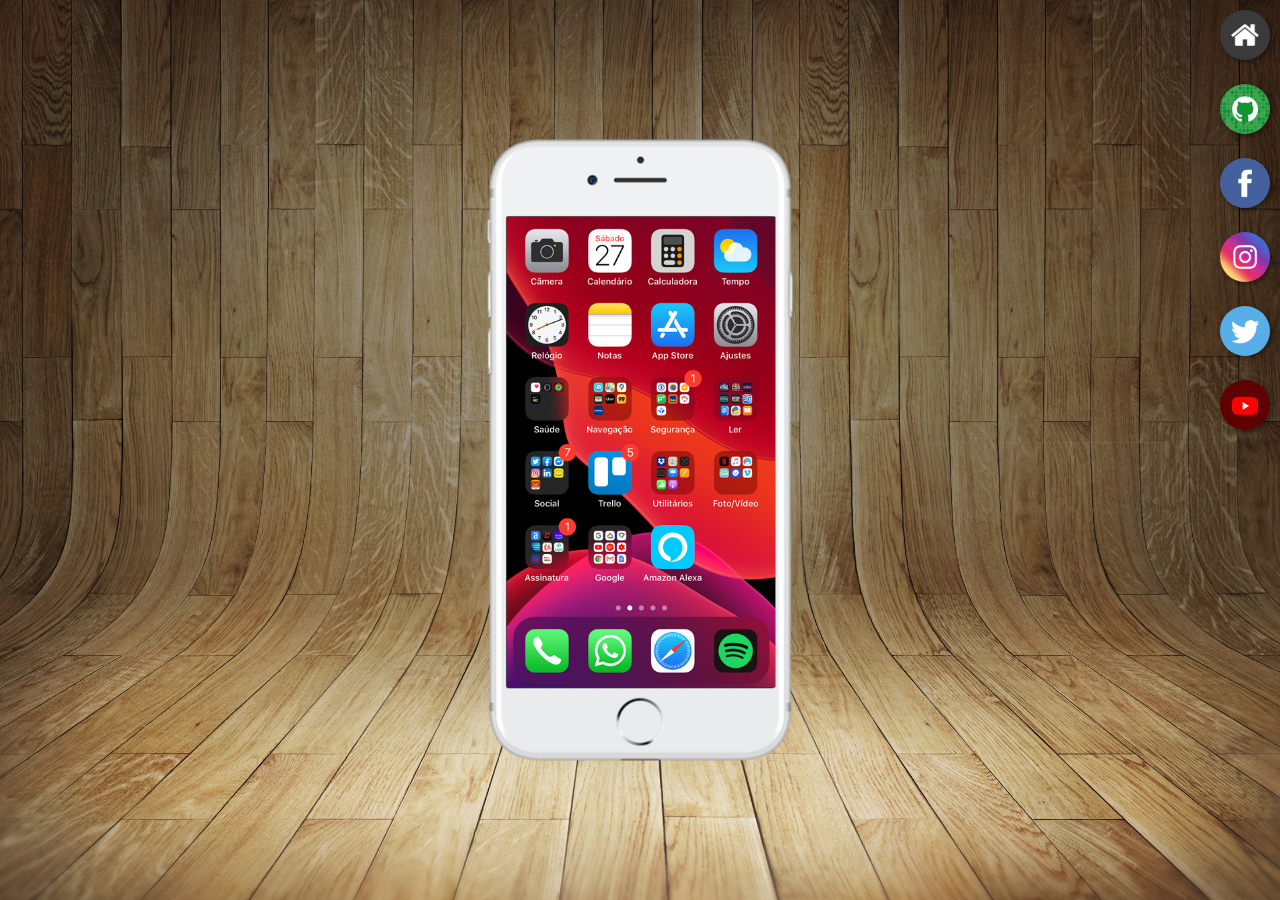
<file: index.html>
<!DOCTYPE html>
<html lang="pt-br">
<head>
    <meta charset="UTF-8">
    <meta name="viewport" content="width=device-width, initial-scale=1.0">
    <title>Projeto Redes Sociais</title>
    <link rel="shortcut icon" href="favicon.ico" type="image/x-icon">
    <link rel="stylesheet" href="estilos/style.css">
</head>
<body>
    <main>
        <section id="telefone">
            <iframe src="home.html" name="tela" id="tela" frameborder="0">
                Seu navegador não é compatível com isso.
            </iframe>
        </section>
        <section id="redes-sociais">
            <a href="home.html" target="tela"><img src="imagens/logo-home.jpg" alt="Home"></a><br>
            <a href="github.html" target="tela"><img src="imagens/logo-github.jpg" alt="GitHub"></a><br>
            <a href="#" target="tela"><img src="imagens/logo-facebook.jpg" alt="Facebook"></a><br>
            <a href="instagram.html" target="tela"><img src="imagens/logo-instagram.jpg" alt="Instagram"></a><br>
            <a href="#" target="tela"><img src="imagens/logo-twitter.jpg" alt="Twitter"></a><br>
            <a href="youtube.html" target="tela"><img src="imagens/logo-youtube.jpg" alt="YouTube"></a>
        </section>
    </main>
</body>
</html>
</file>
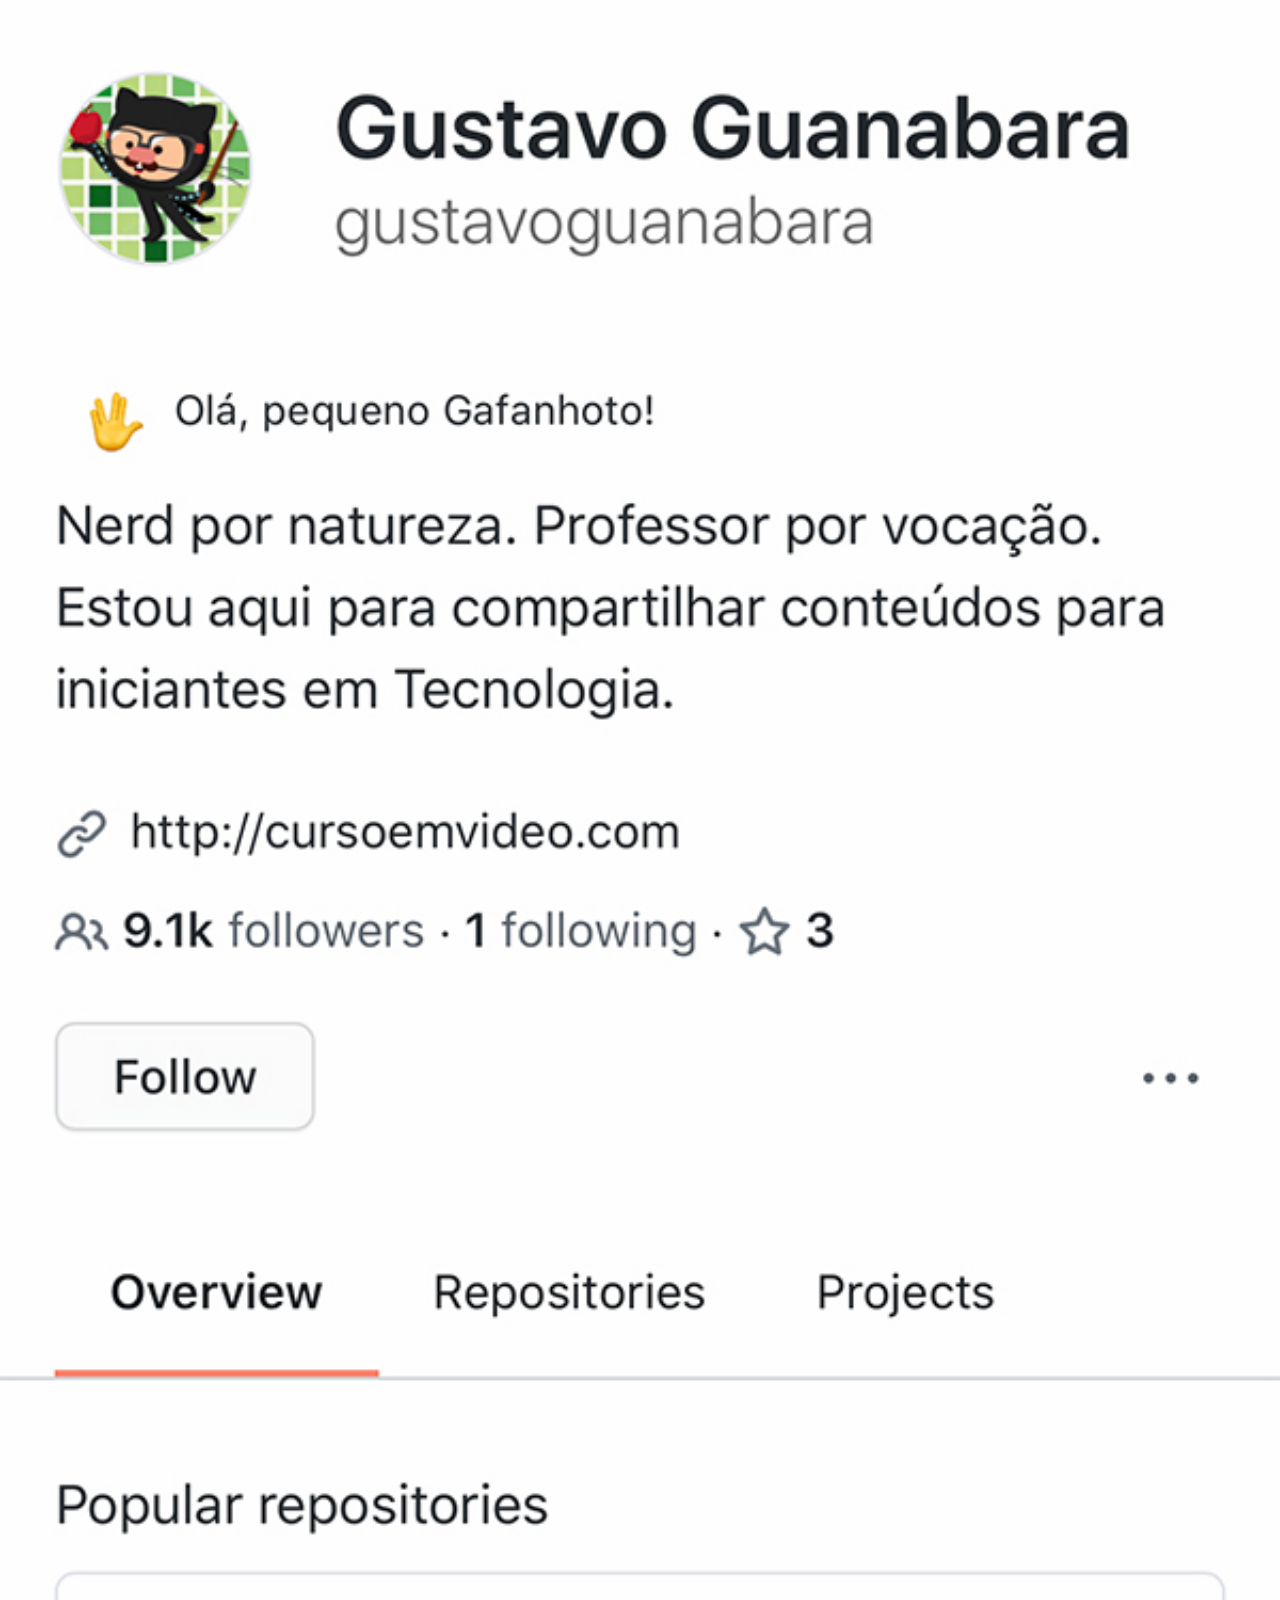
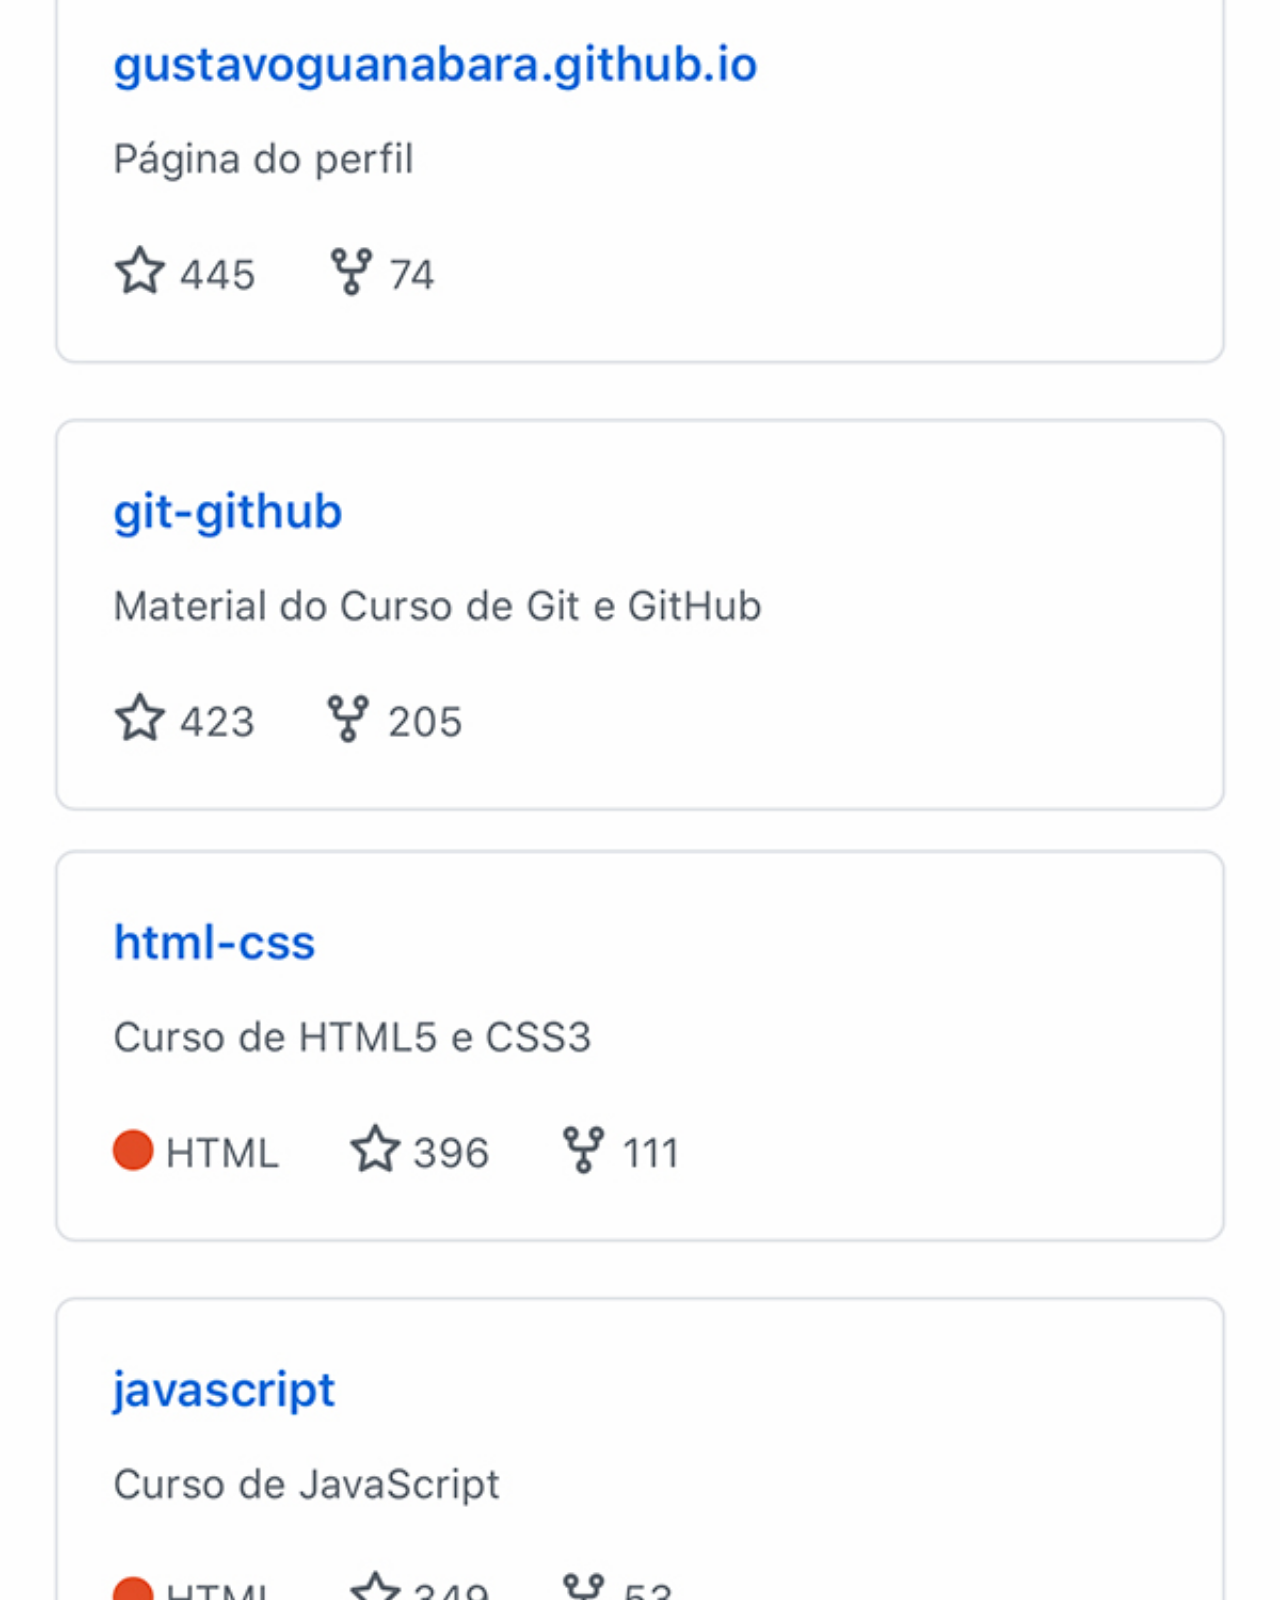
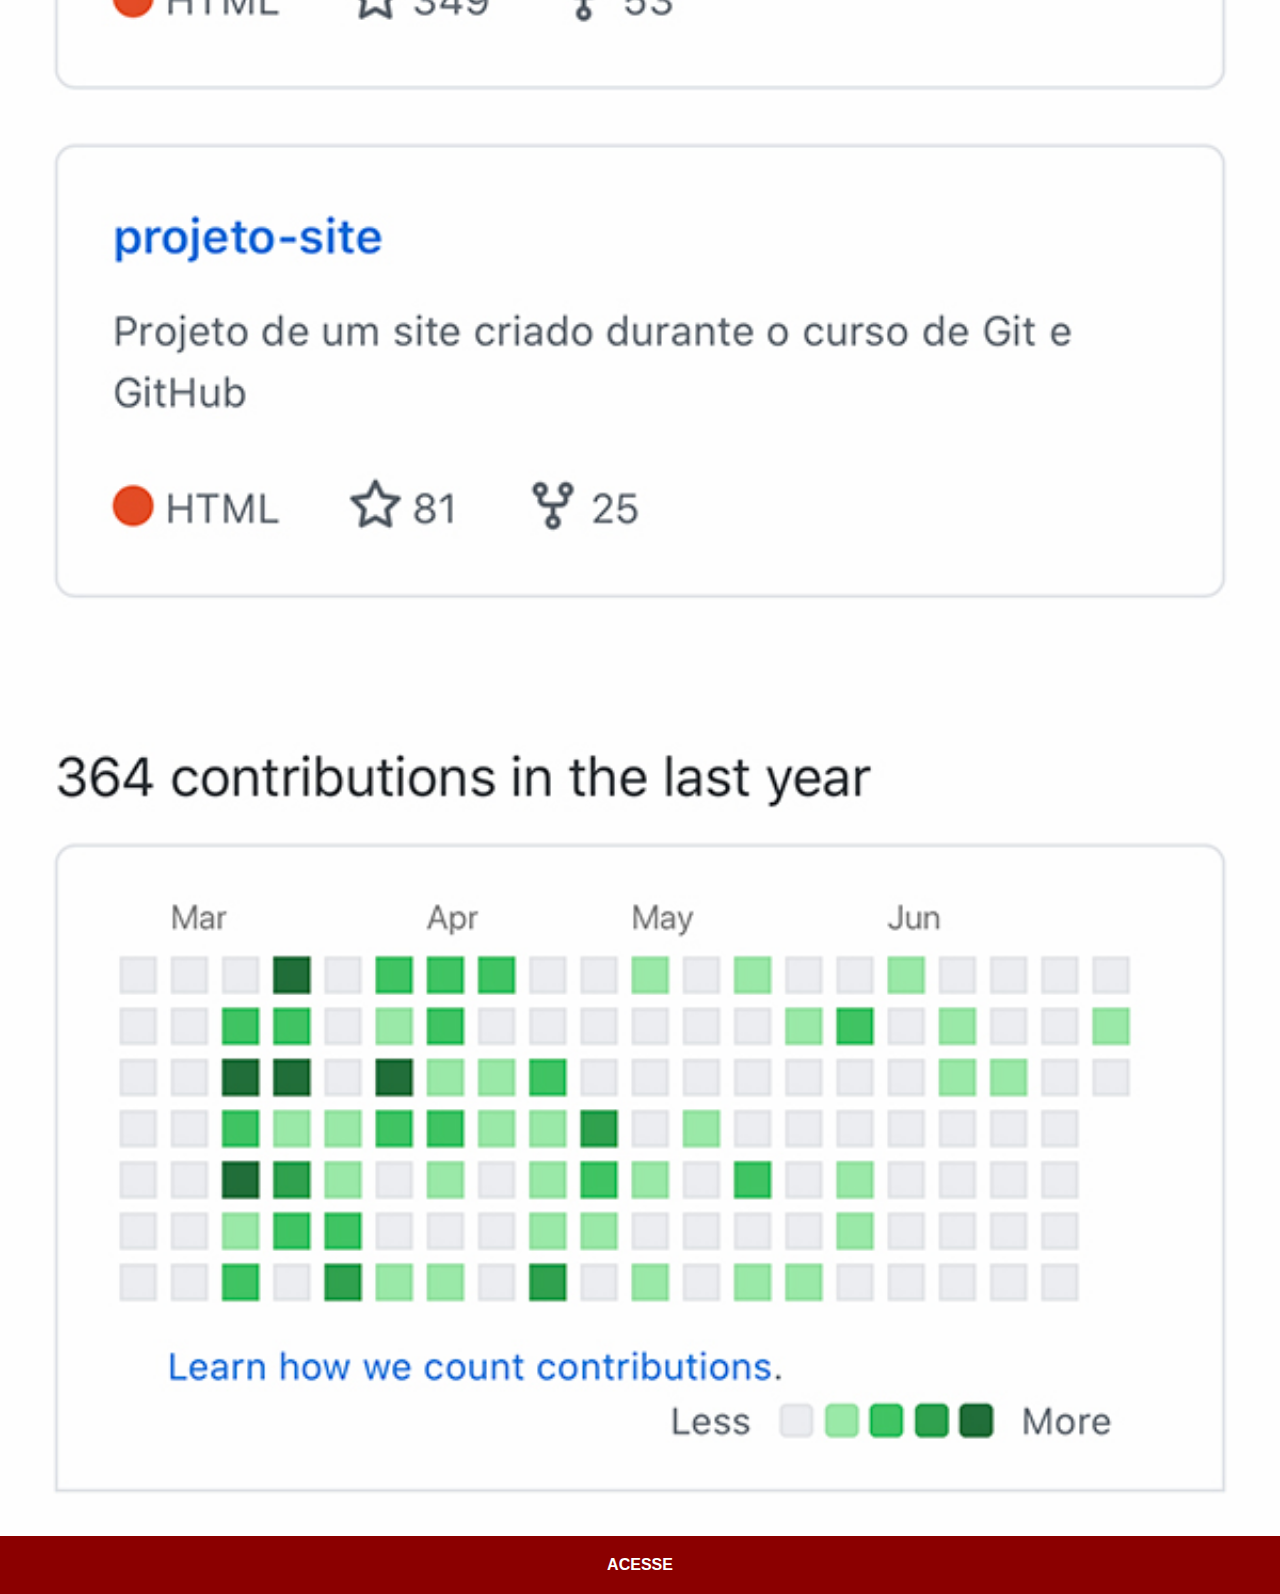
<file: github.html>
<!DOCTYPE html>
<html lang="pt-br">
<head>
    <meta charset="UTF-8">
    <meta name="viewport" content="width=device-width, initial-scale=1.0">
    <title>GitHub</title>
    <link rel="stylesheet" href="estilos/social.css">
</head>
<body>
    <img src="../imagens/tela-github.jpg" alt="GitHub">
    <a href="https://github.com/gustavoguanabara/" target="_blank">ACESSE</a>
</body>
</html>
</file>
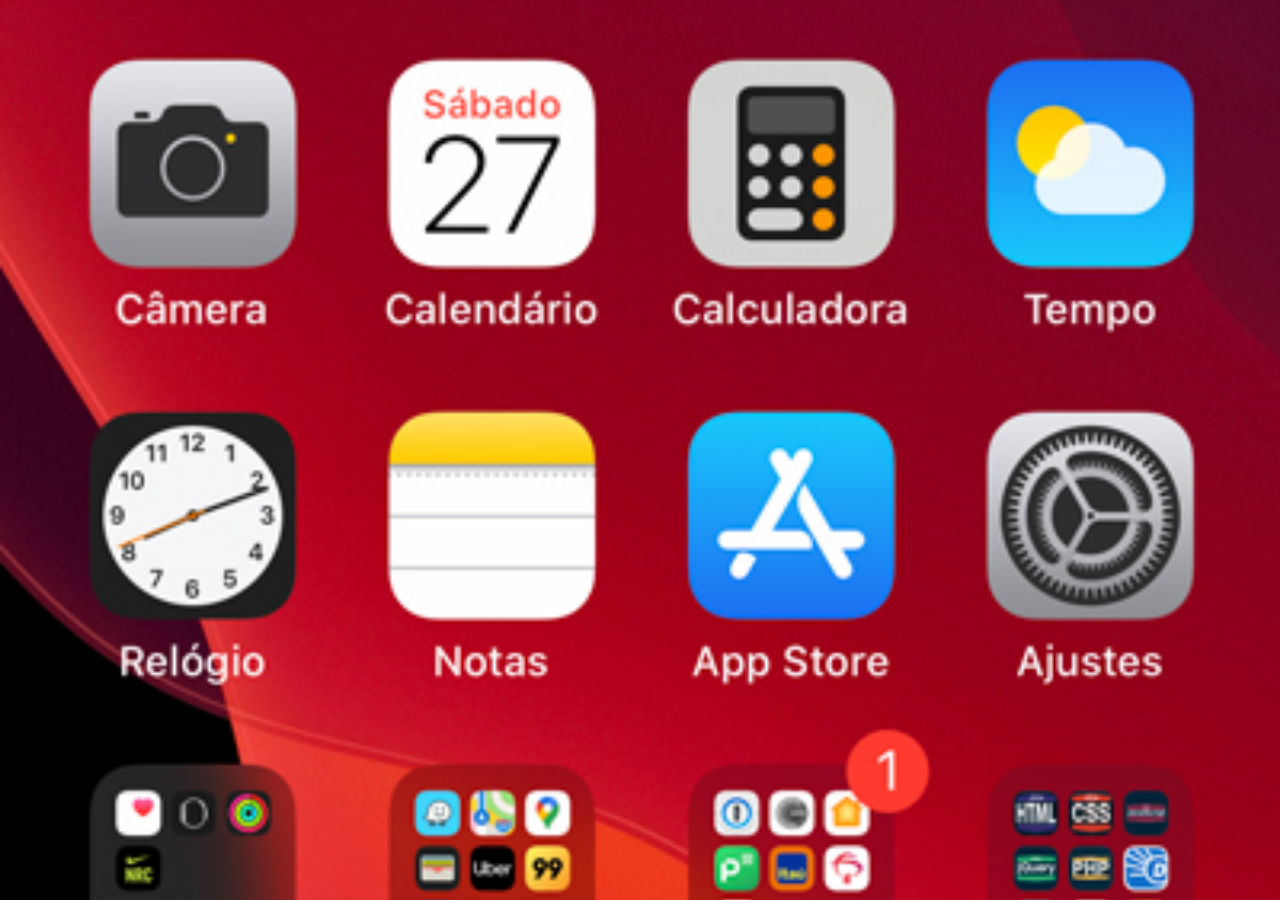
<file: home.html>
<!DOCTYPE html>
<html lang="pt-br">
<head>
    <meta charset="UTF-8">
    <meta name="viewport" content="width=device-width, initial-scale=1.0">
    <title>Home</title>
</head>
<style>
    * {
        margin: 0px;
        padding: 0px;
    }

    body {
        width: 100vw;
        height: 100vh;
        background: black url('imagens/tela-home.jpg') no-repeat top center;
        background-size: cover;
    }
</style>
<body>
    
</body>
</html>
</file>
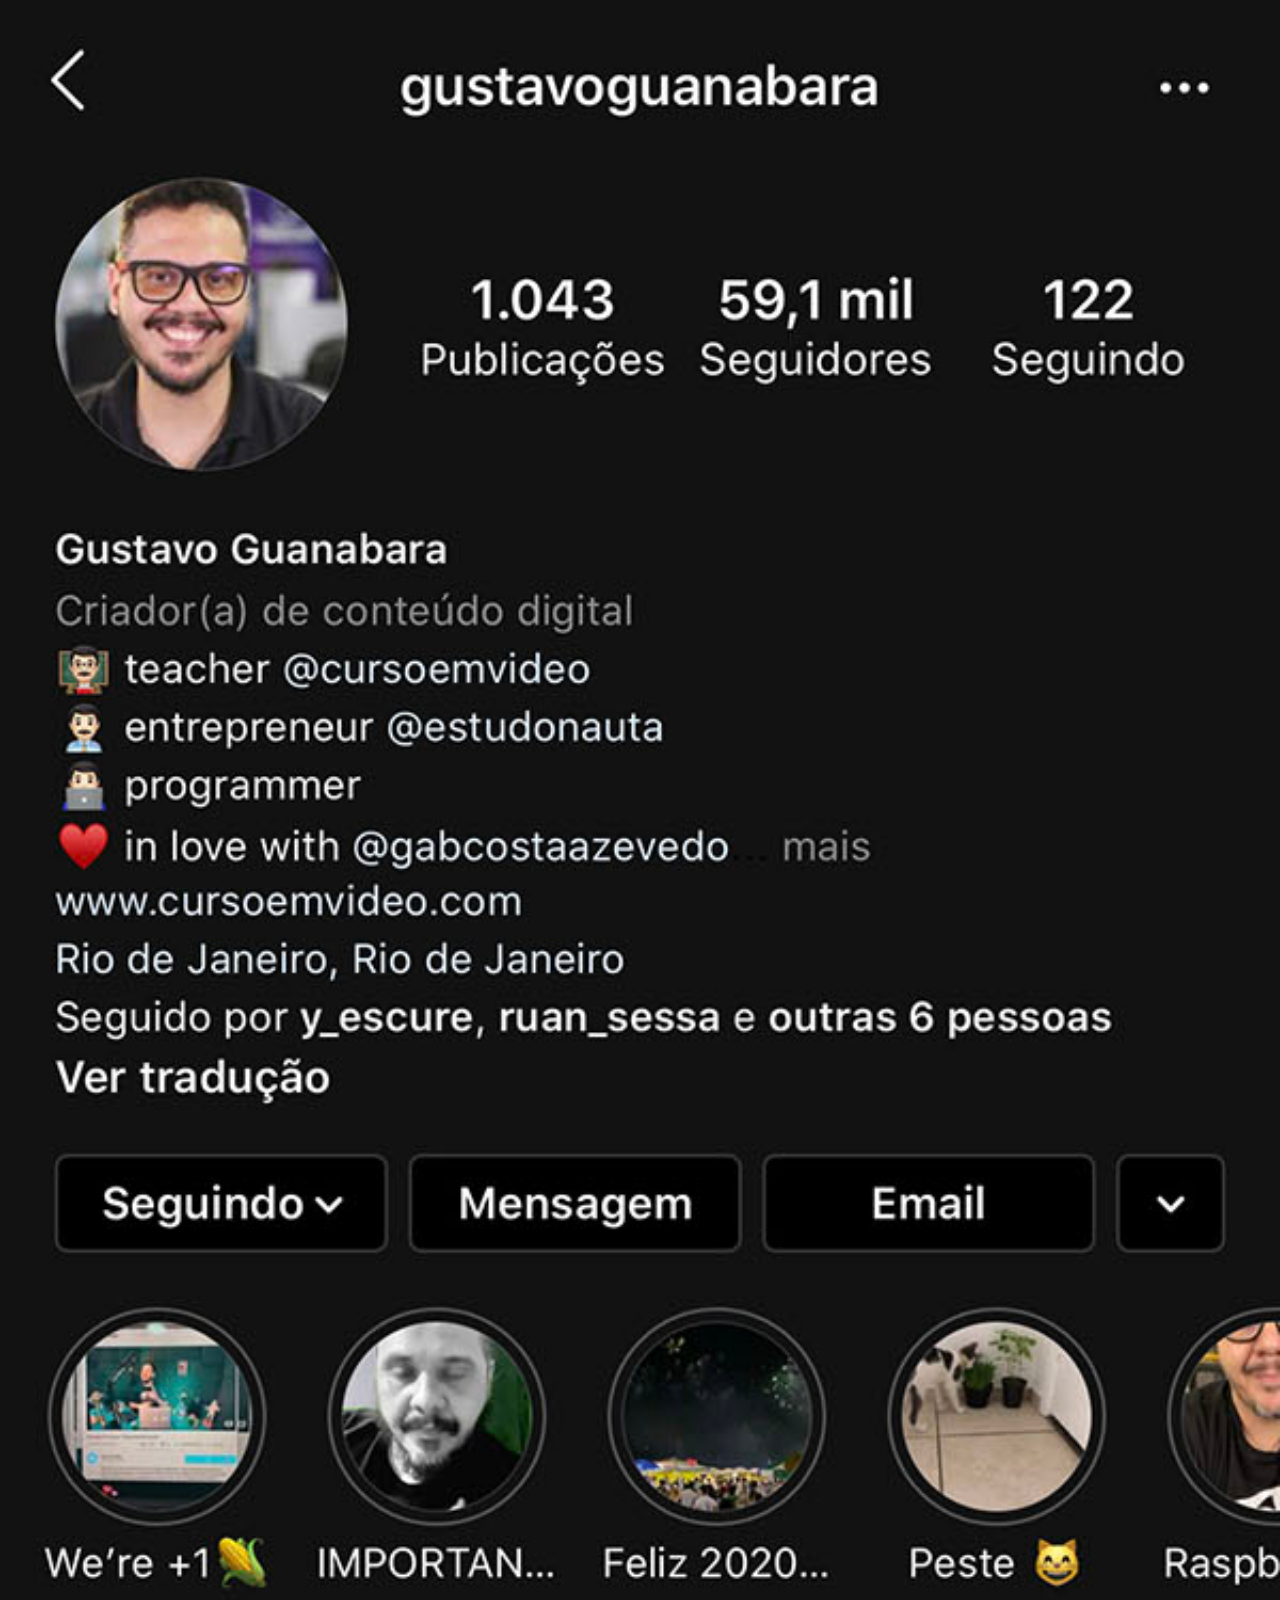
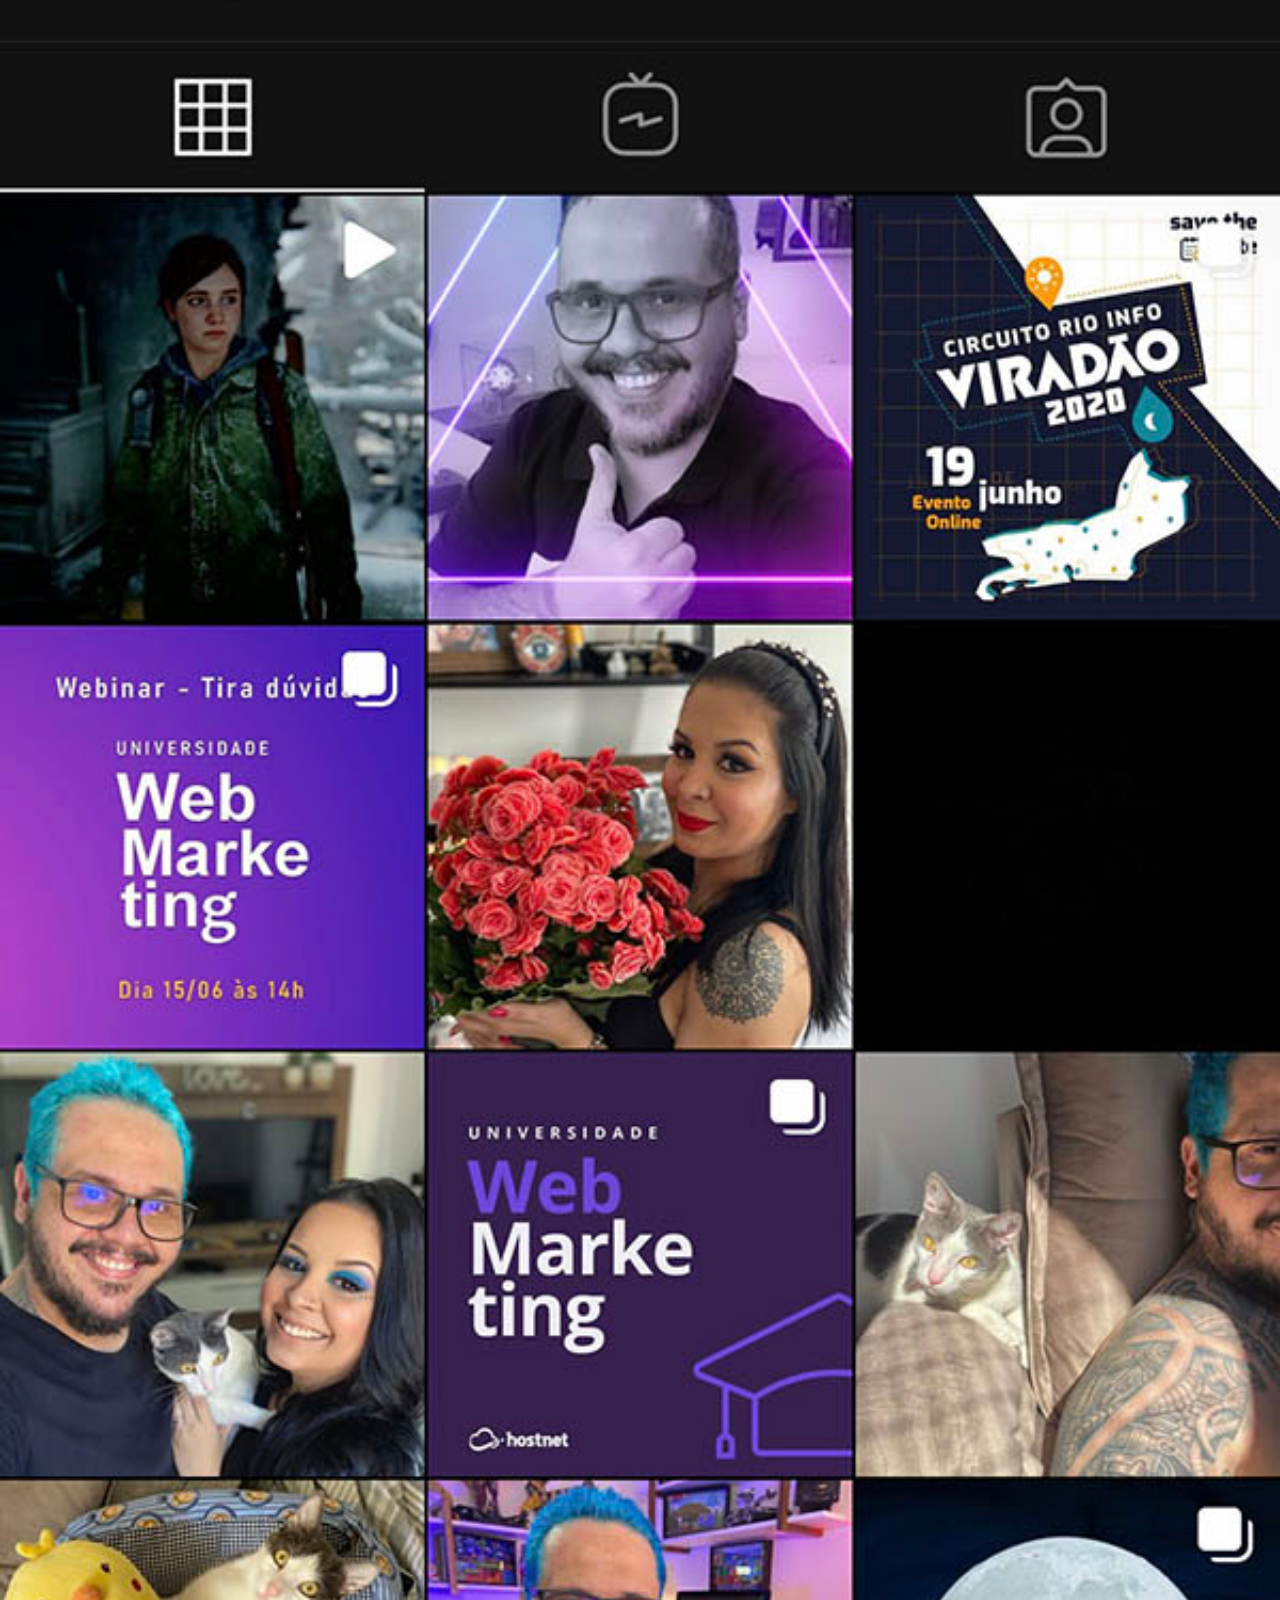
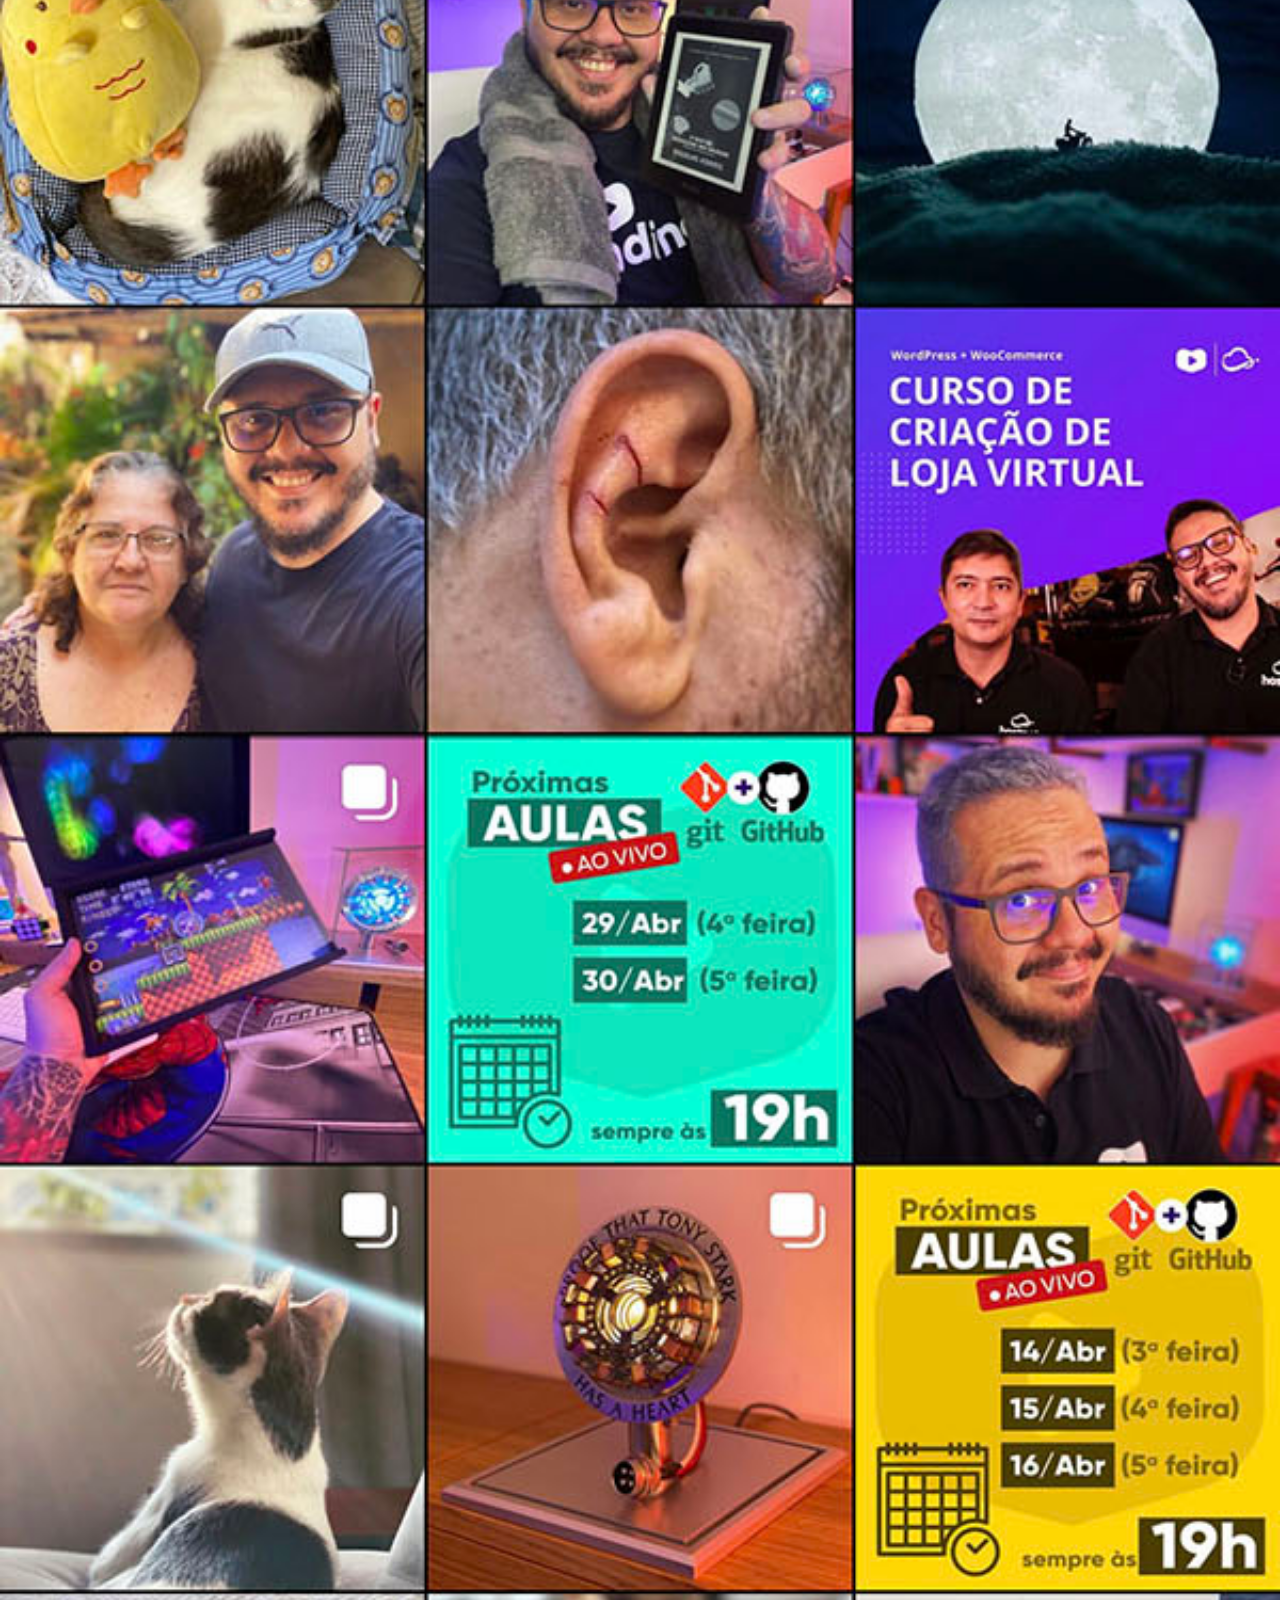
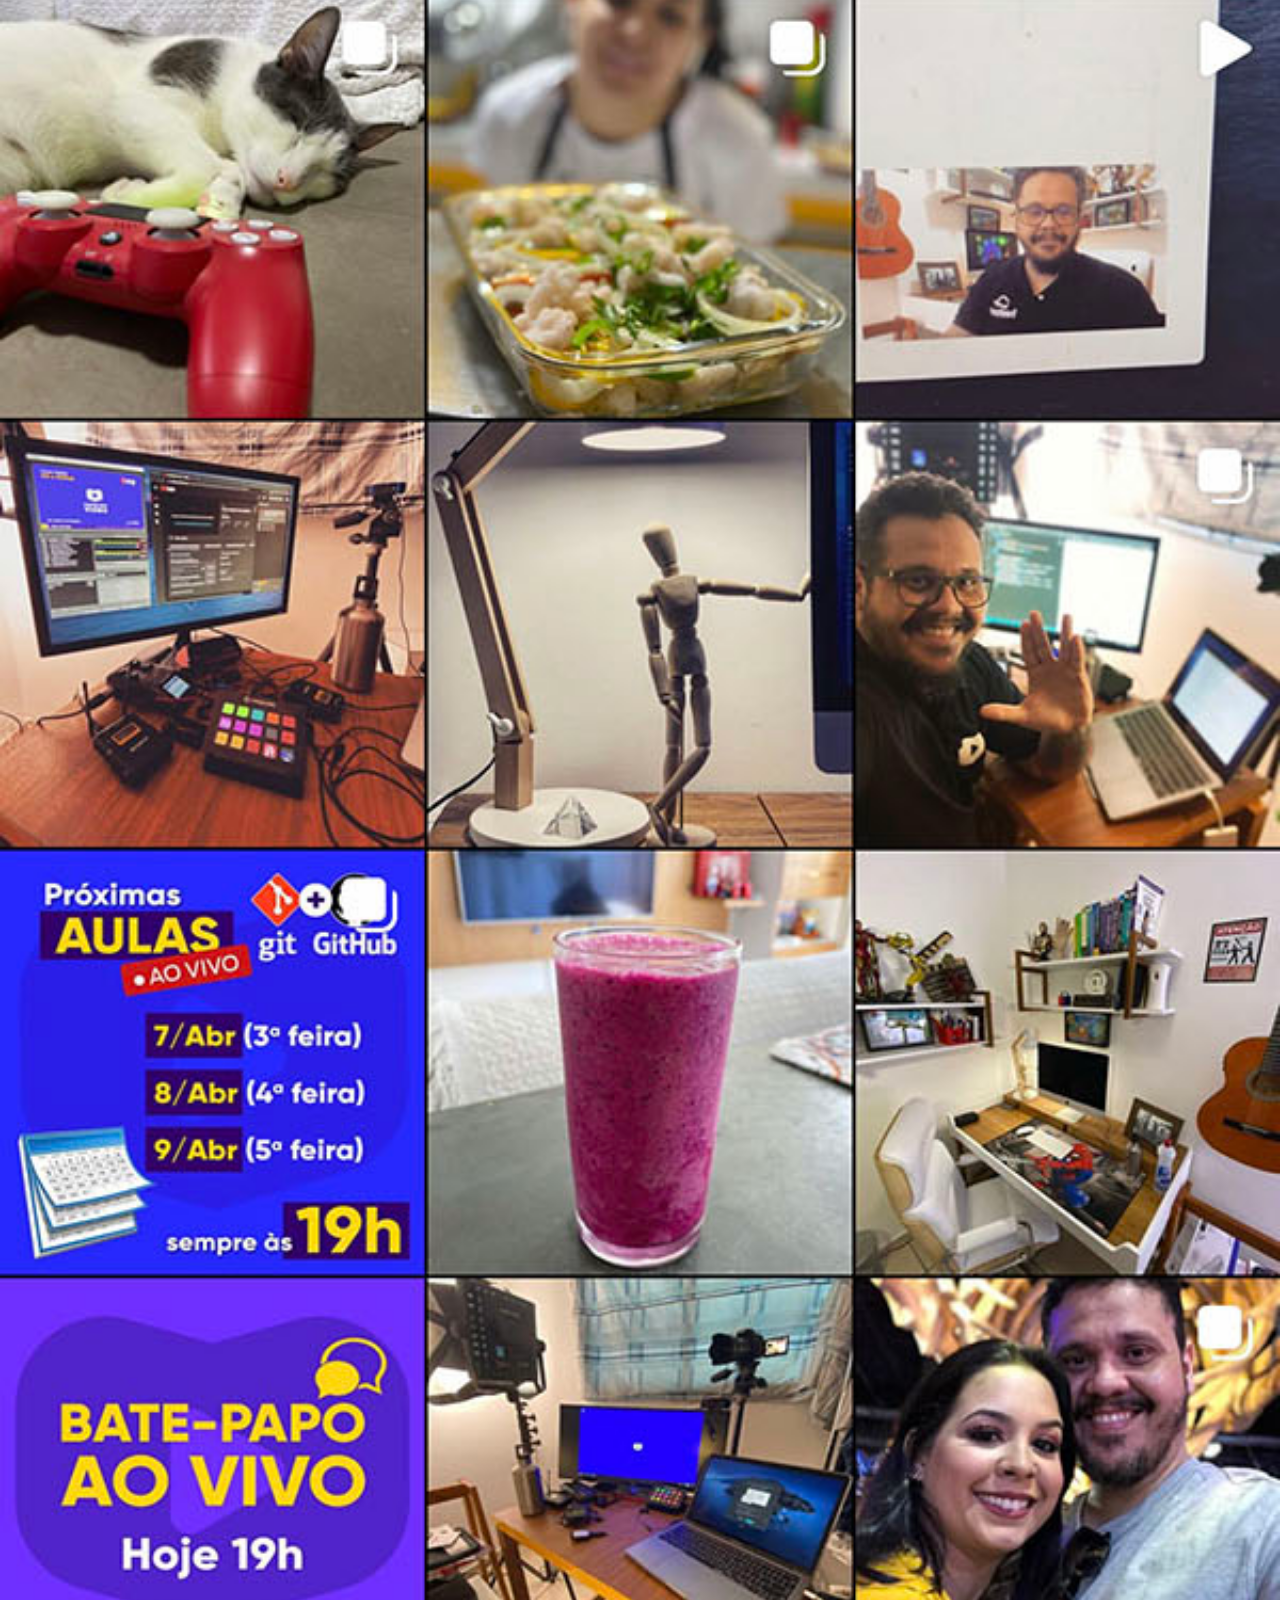
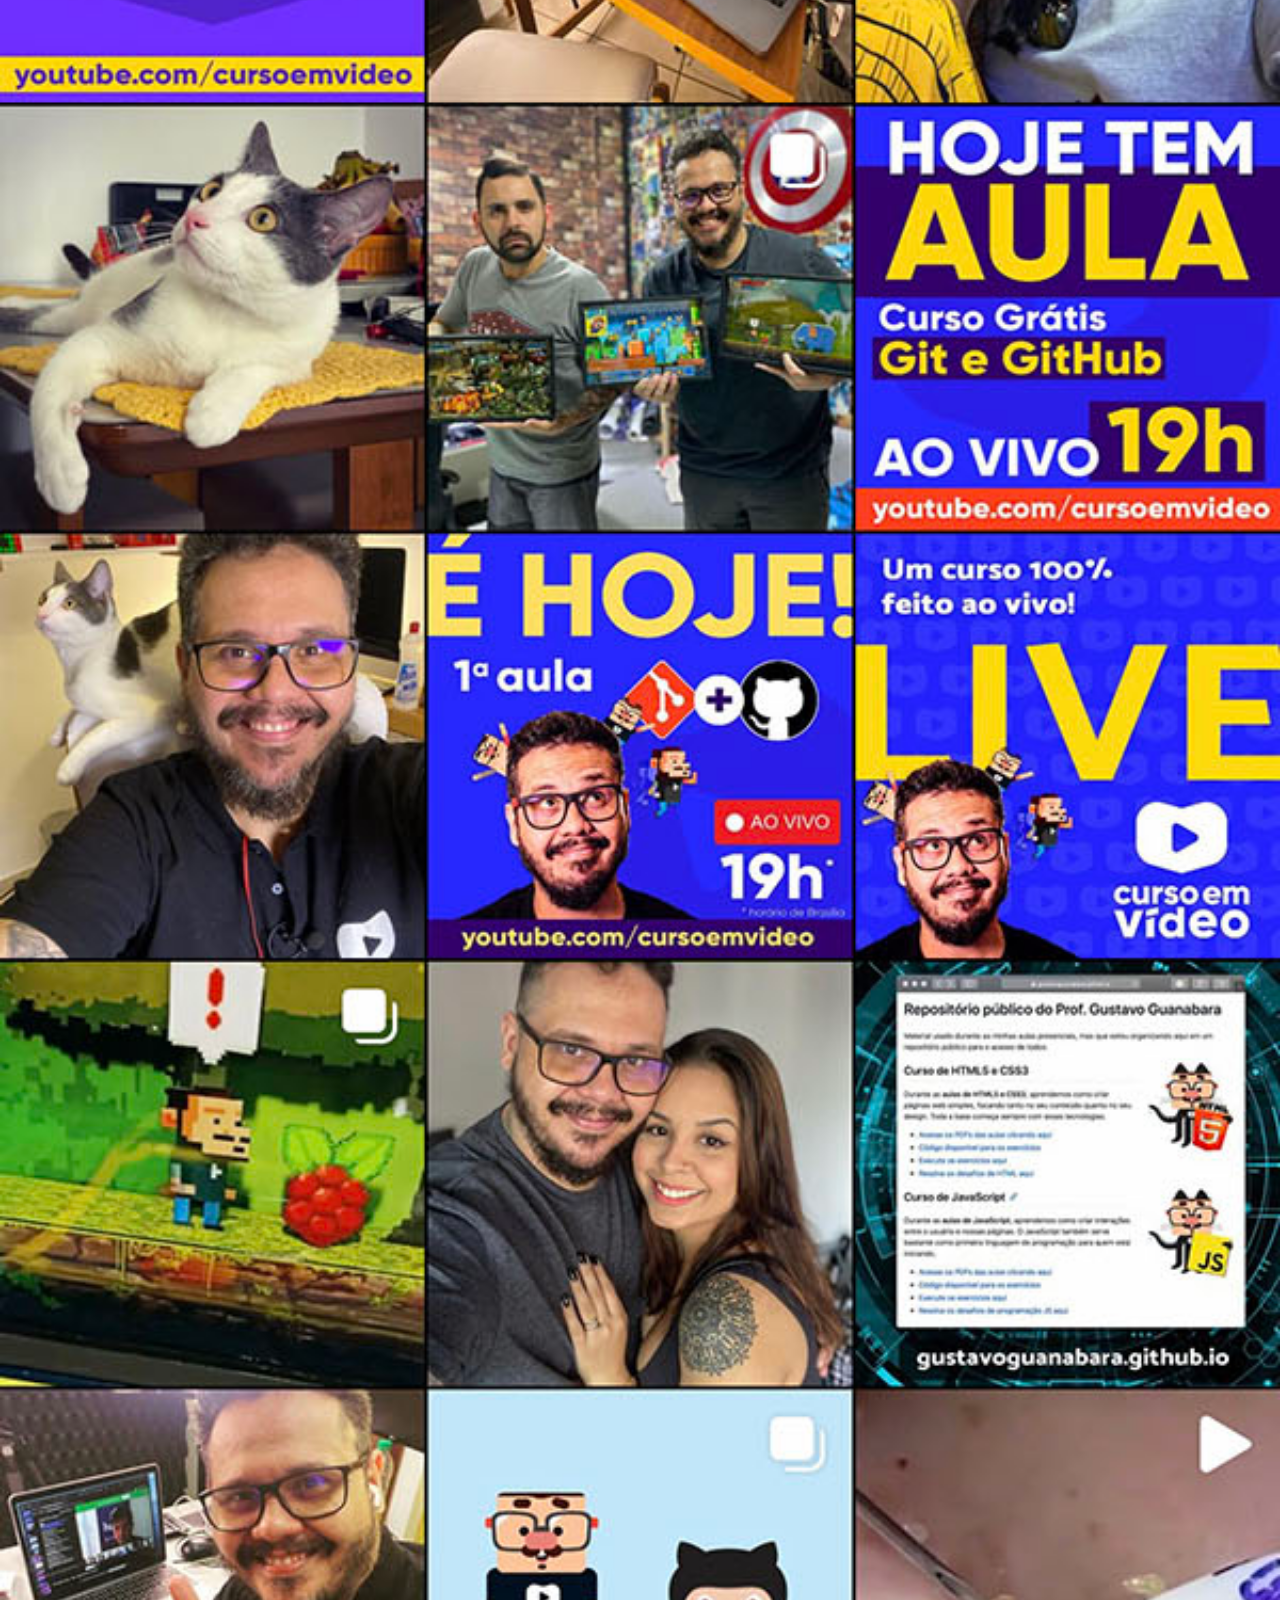
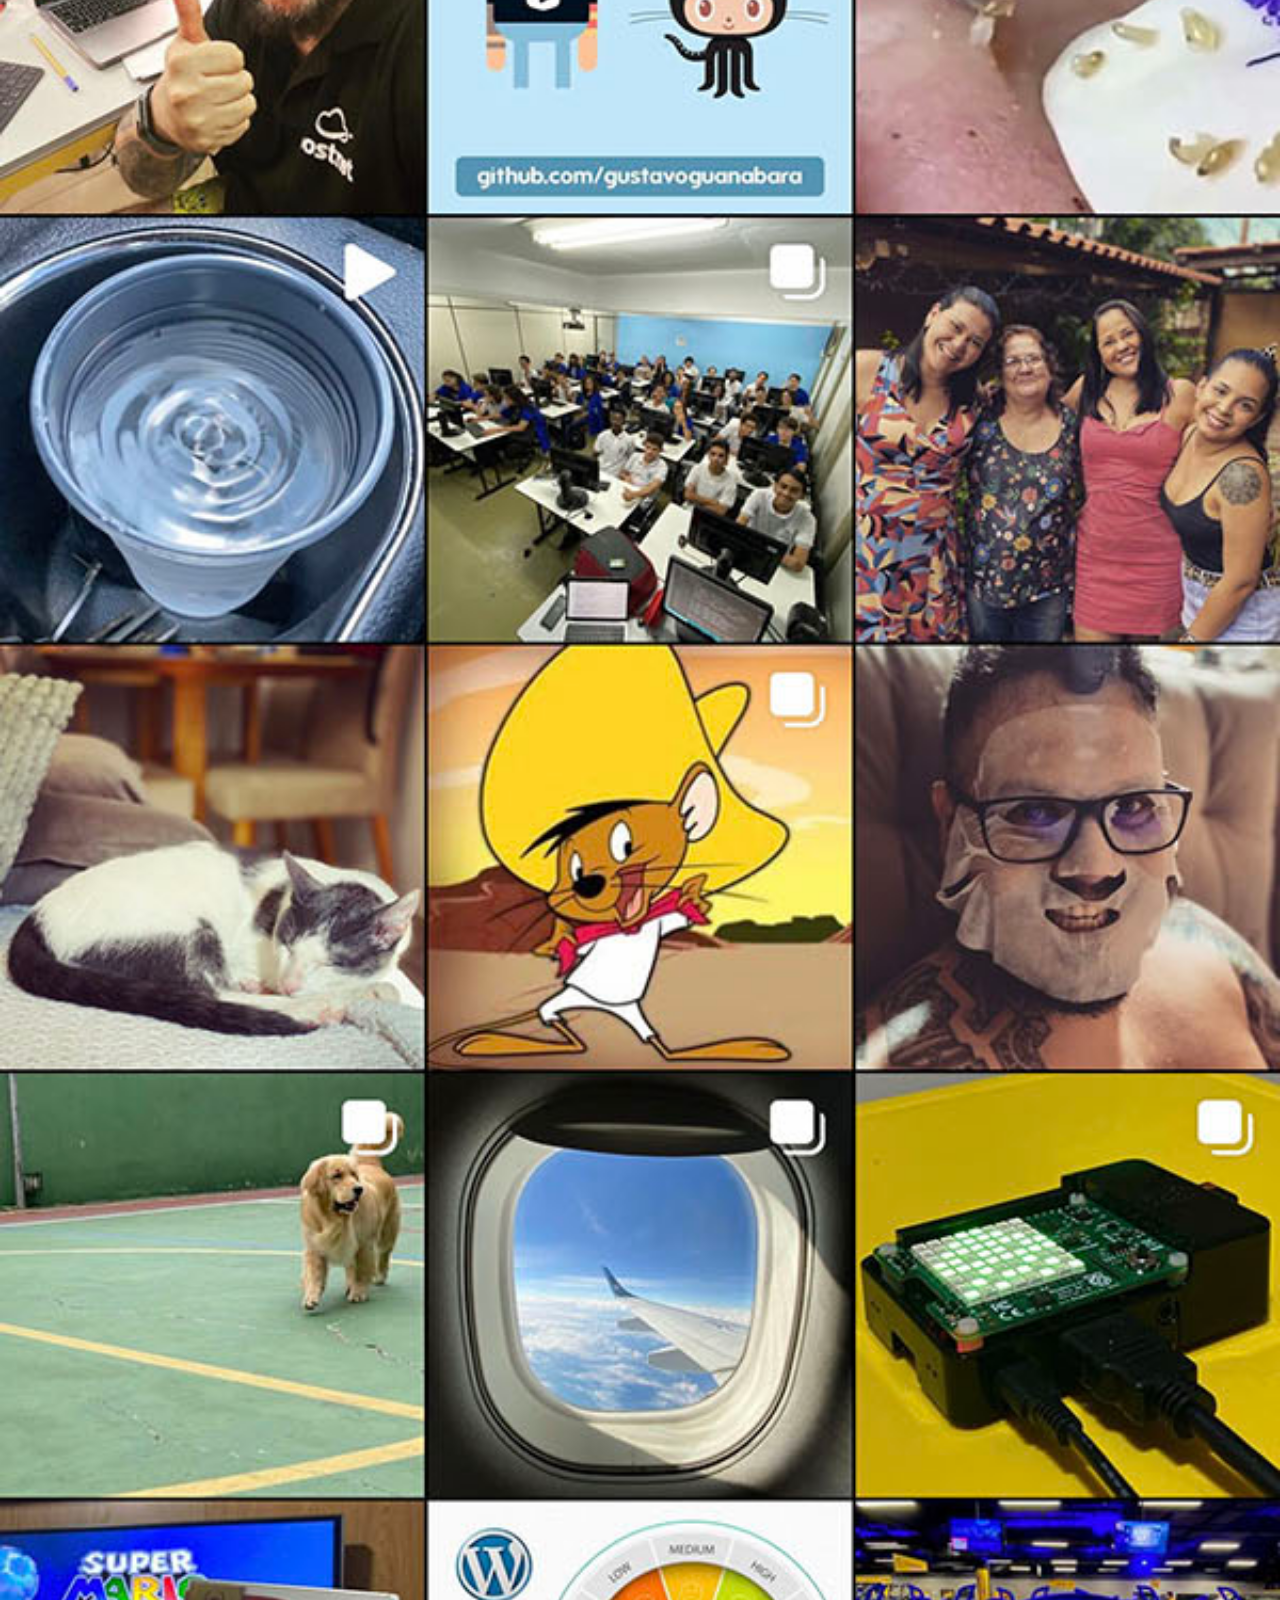
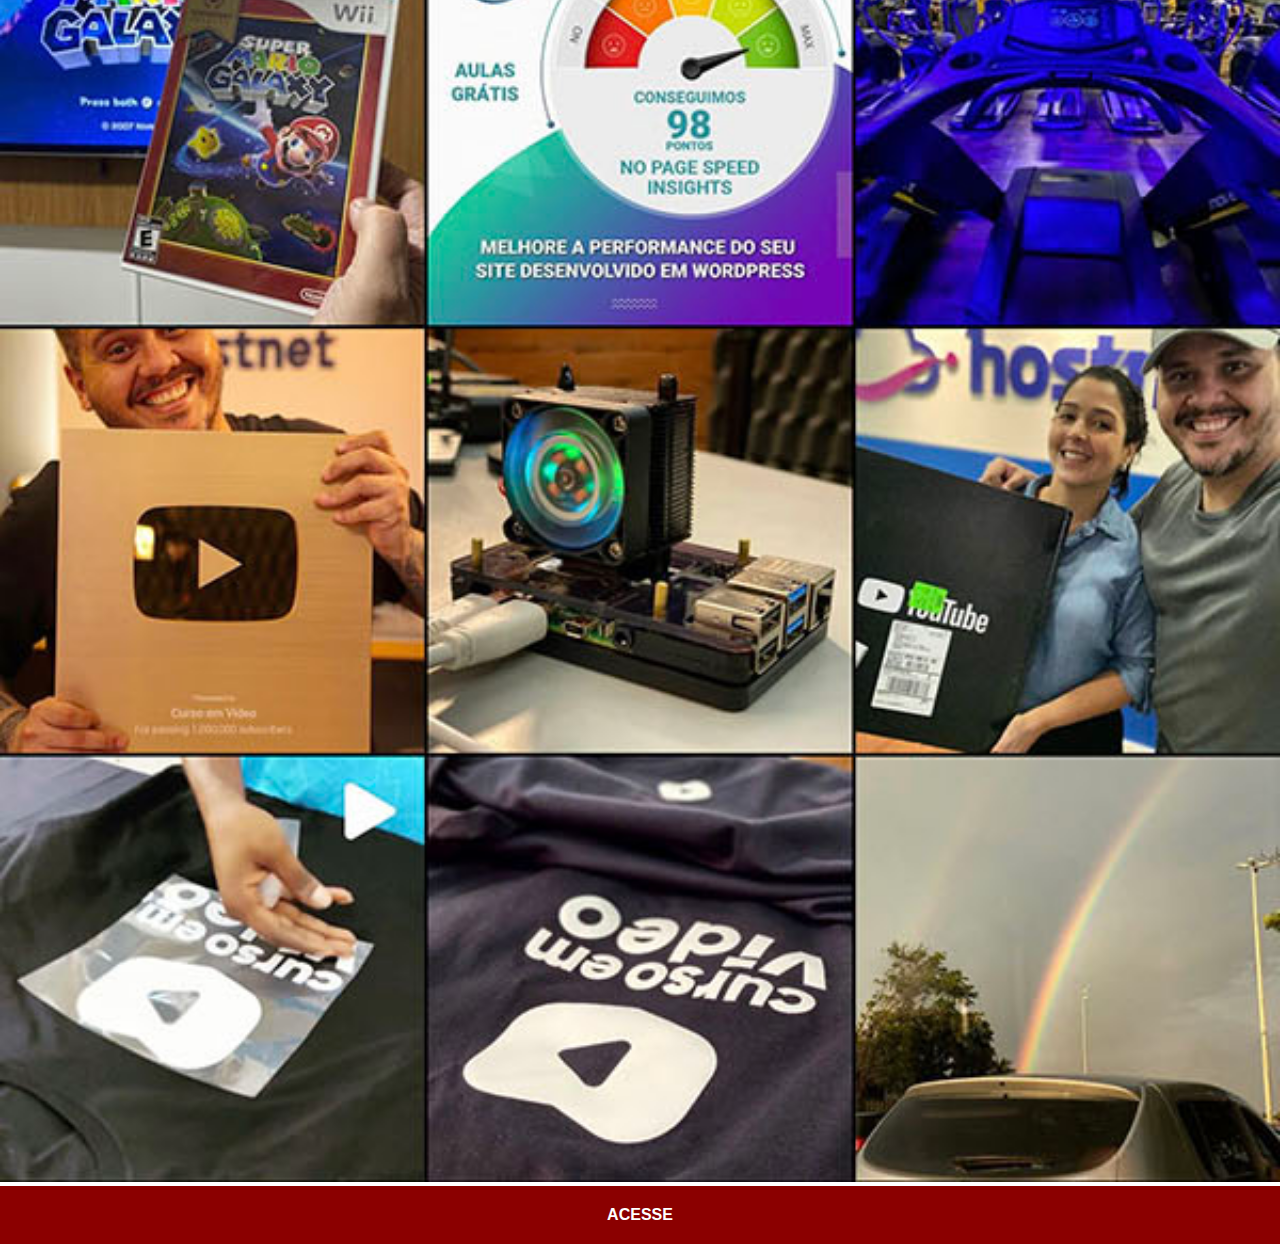
<file: instagram.html>
<!DOCTYPE html>
<html lang="pt-br">
<head>
    <meta charset="UTF-8">
    <meta name="viewport" content="width=device-width, initial-scale=1.0">
    <title>Instagram</title>
    <link rel="stylesheet" href="estilos/social.css">
</head>
<body>
    <img src="imagens/tela-instagram.jpg" alt="Instagram">
    <a href="https://instagram.com/rbercos" target="_blank">ACESSE</a>
</body>
</html>
</file>
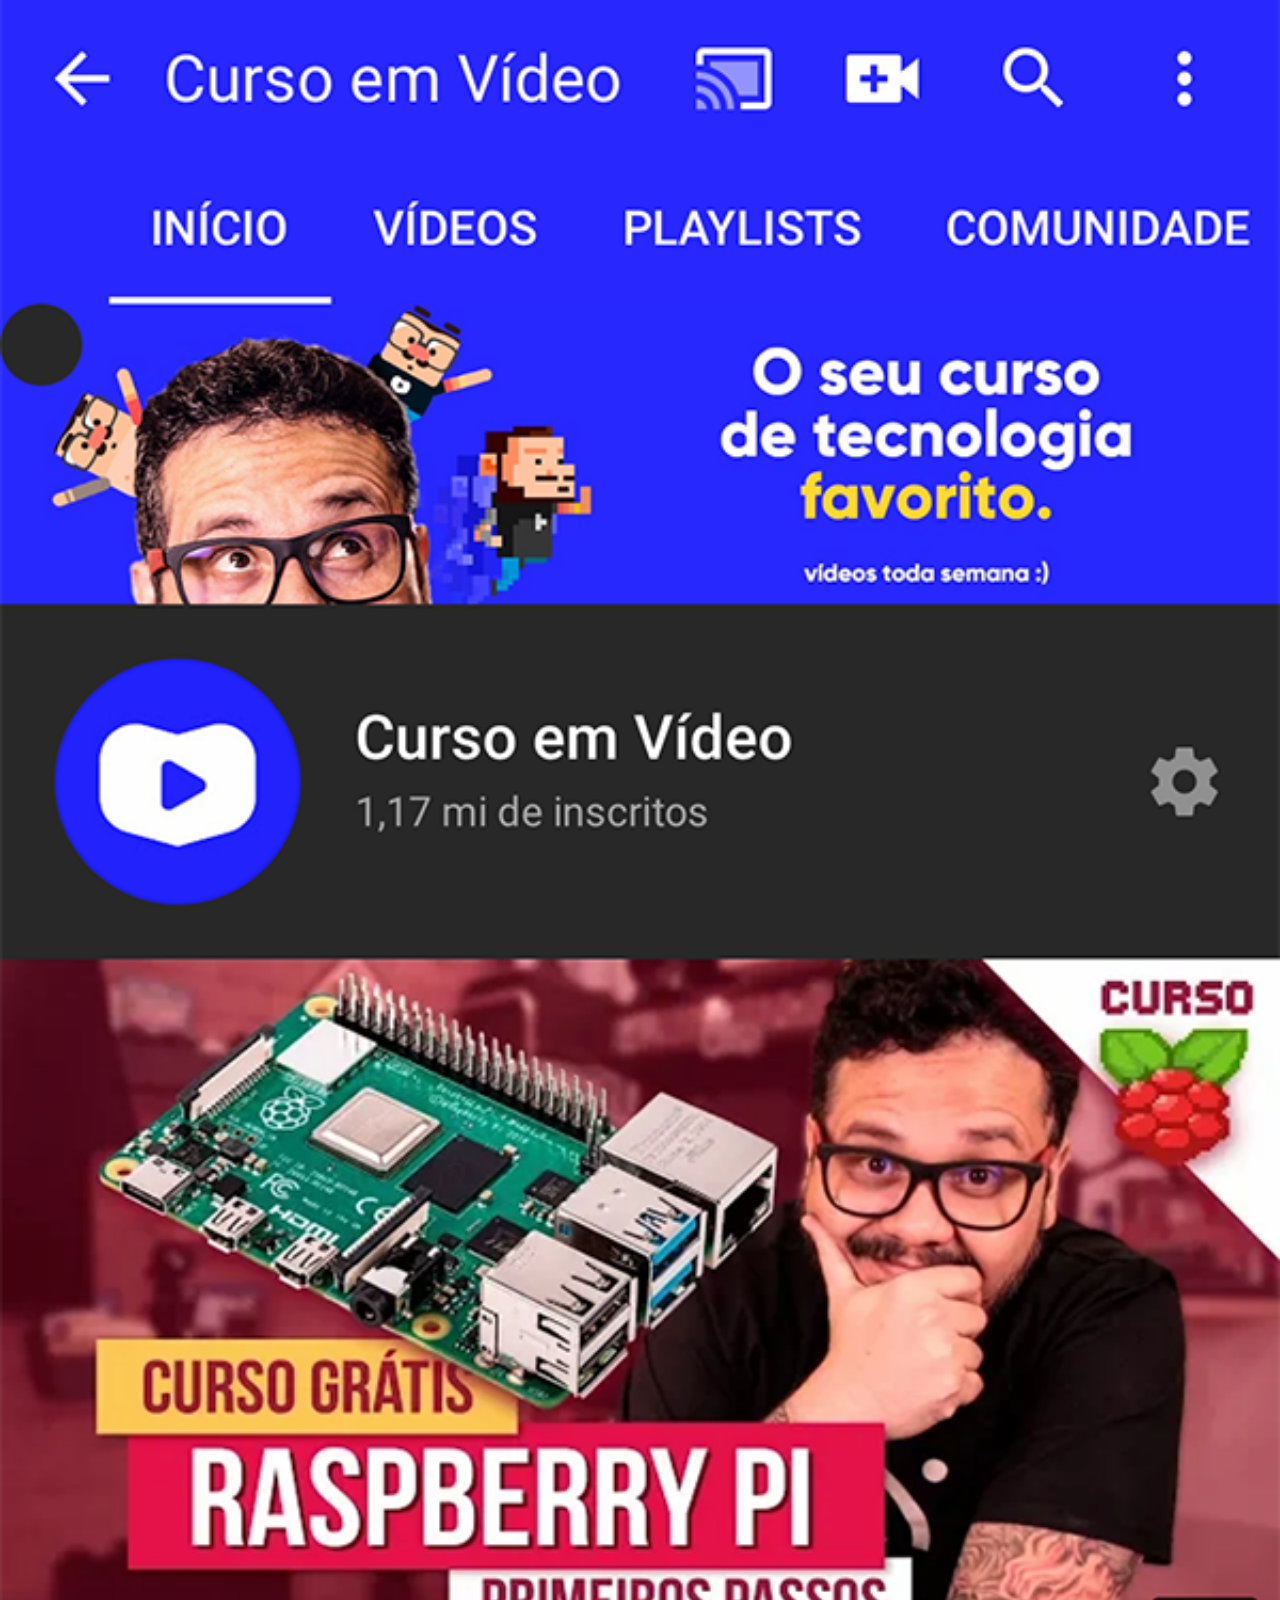
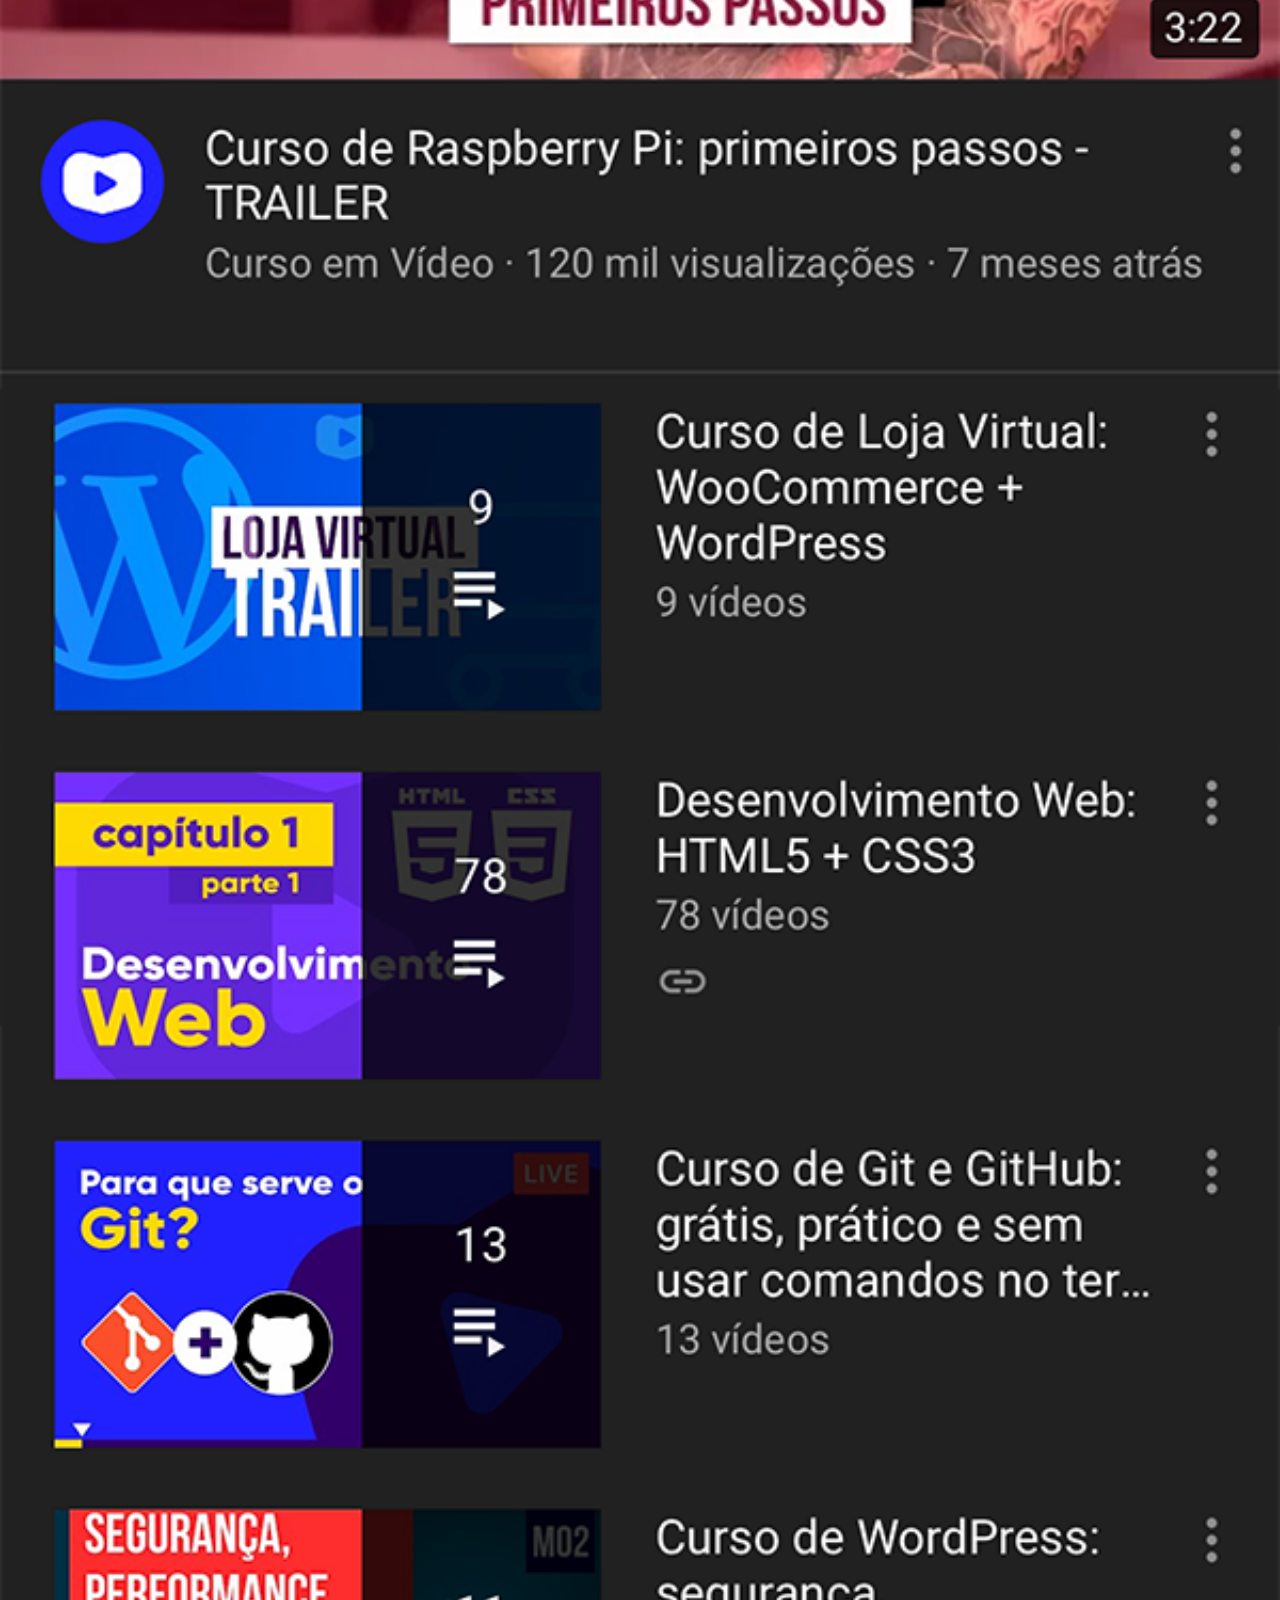
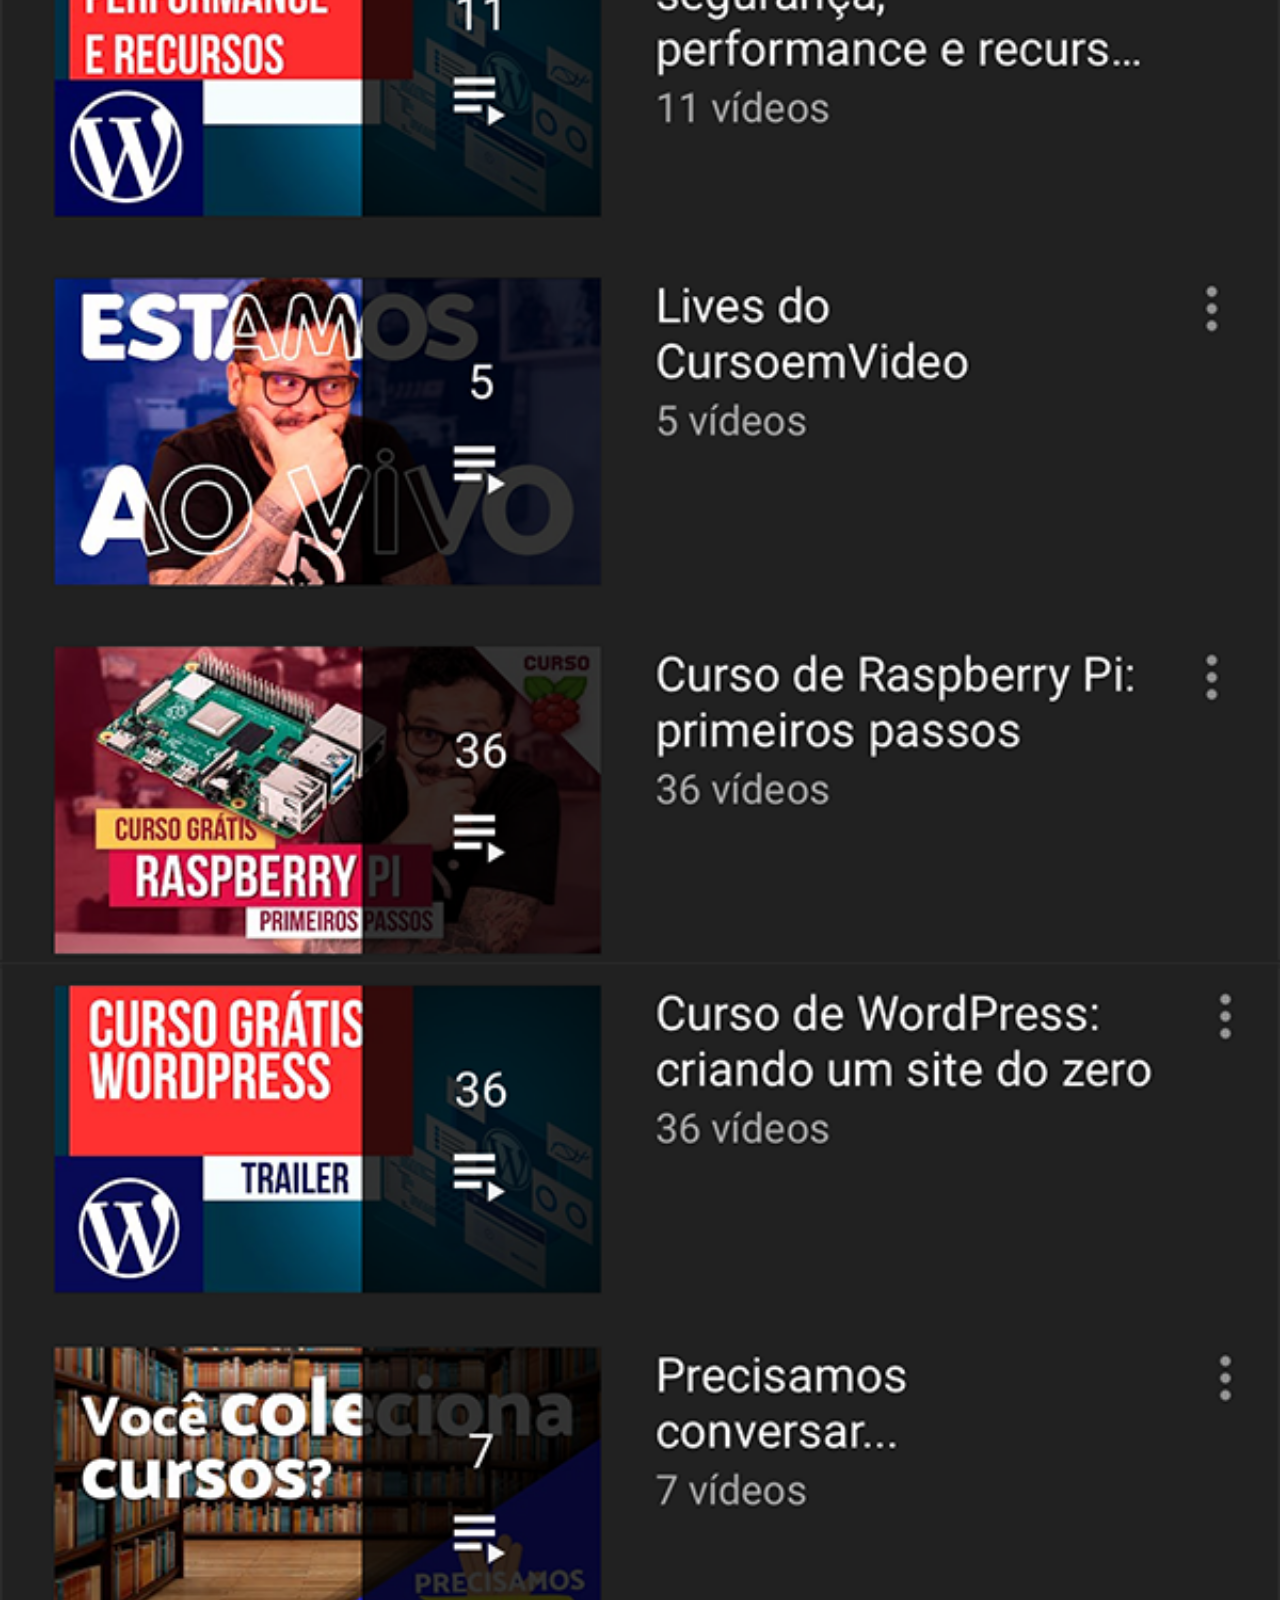
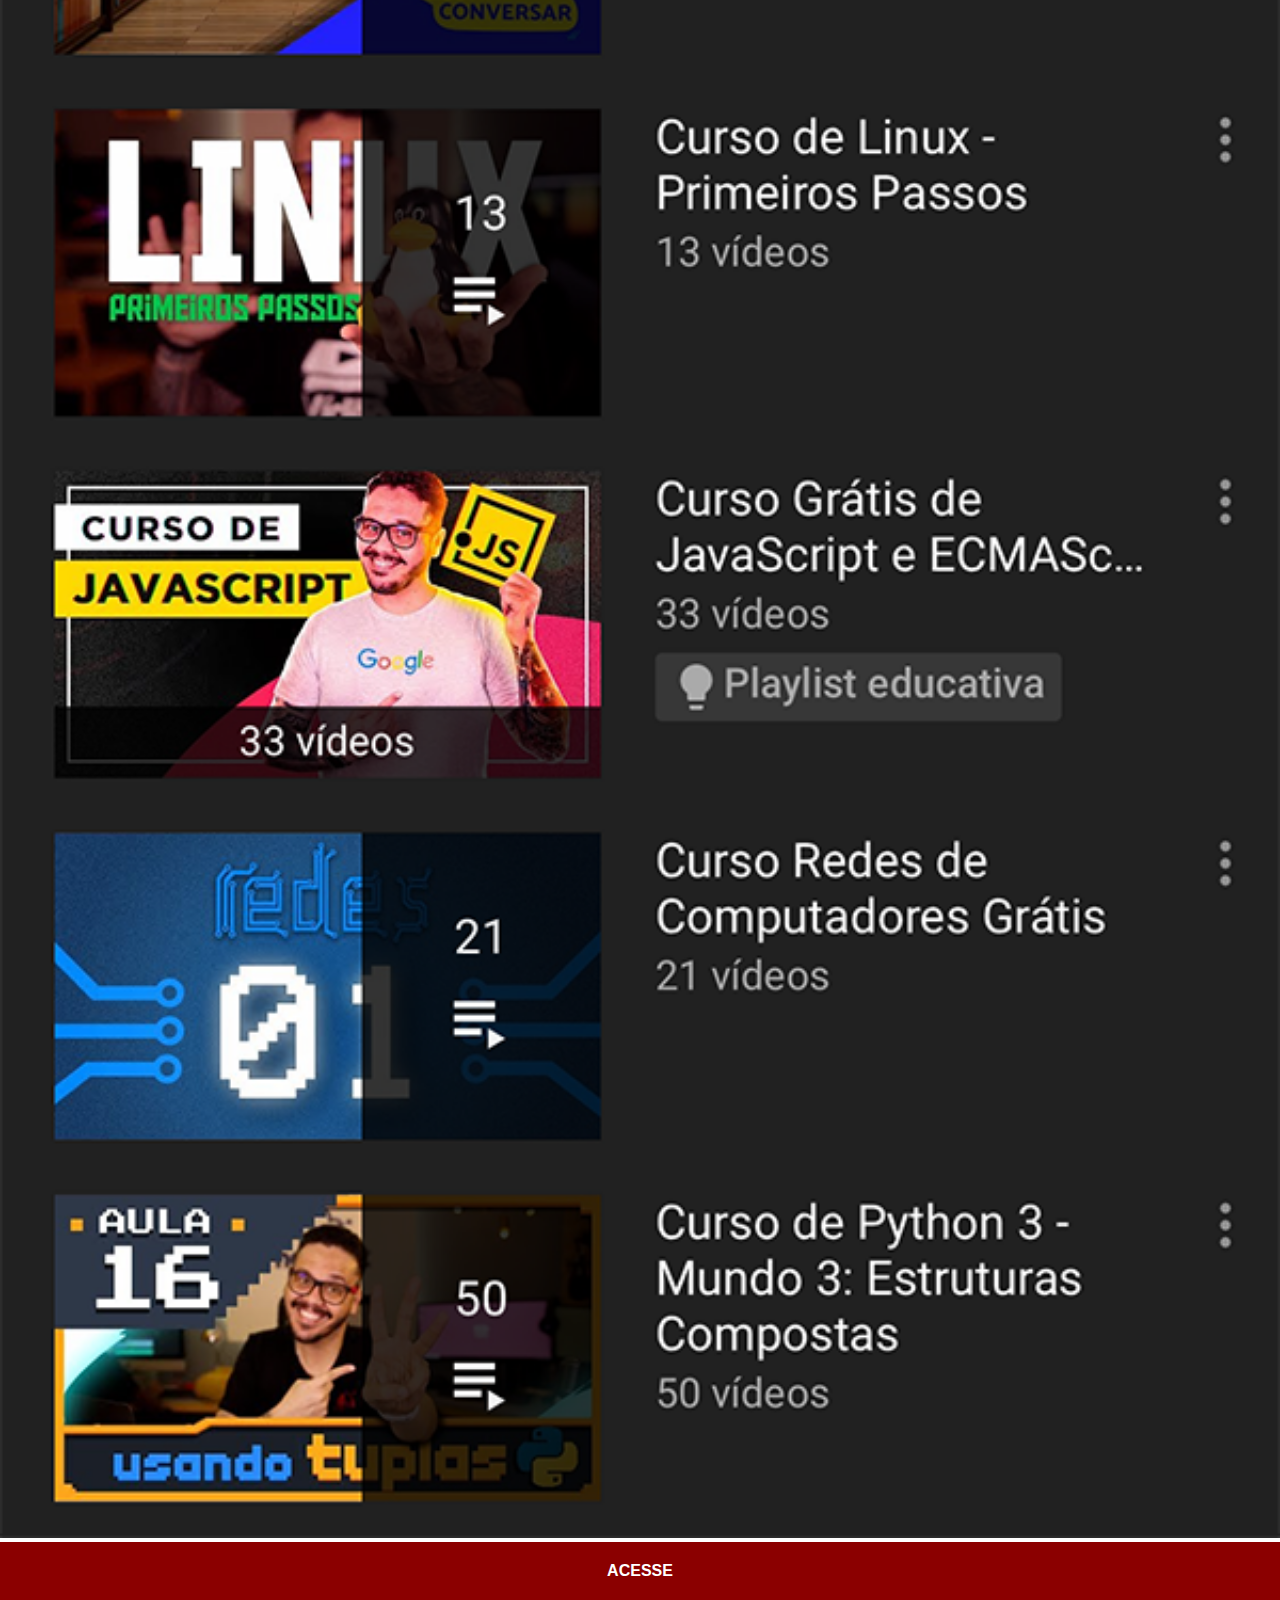
<file: youtube.html>
<!DOCTYPE html>
<html lang="pt-br">
<head>
    <meta charset="UTF-8">
    <meta name="viewport" content="width=device-width, initial-scale=1.0">
    <title>YouTube</title>
    <link rel="stylesheet" href="estilos/social.css">
</head>
<body>
    <img src="imagens/tela-youtube.png" alt="YouTube">
    <a href="https://www.youtube.com/@CursoemVideo" target="_blank">ACESSE</a>
</body>
</html>
</file>
<file: estilos/style.css>
@charset "UTF-8";

* {
    margin: 0px;
    padding: 0px;
    font-family: Arial, Helvetica, sans-serif;
}

html, body {
    height: 100vh;
    width: 100vw;
}

body {
    background: url('../imagens/fundo-madeira.jpg') no-repeat top center;
    background-size: cover;
    background-attachment: fixed;
}

main {
    height: 100vh;
    width: 100vw;
}

section#telefone {
    position: absolute;
    top: 50%;
    left: 50%;
    transform: translate(-50%, -50%);
    height: 627px;
    width: 311px;
    background-color: lightblue;
    background: url('../imagens/frame-iphone.png') no-repeat;
}

iframe#tela {
    position: relative;
    top: 80px;
    left: 22px;
    width: 269px;
    height: 471px;
}

section#redes-sociais {
    text-align: right;
}

section#redes-sociais img {
    width: 50px;
    height: 50px;
    margin: 10px;
    border-radius: 50%;
    box-shadow: 2px 2px 5px rgba(0, 0, 0, 0.445);
    box-sizing: border-box;
}

section#redes-sociais img:hover {
    transform: translate(-3px -3px);
    box-shadow: 5px 5px 10px rgba(0, 0, 0, 0.445);
    transition: transform 3s, border 1s;
}
</file>
<file: estilos/social.css>
@charset "UTF-8";

* {
    margin: 0px;
    padding: 0px;
    font-family: Arial, Helvetica, sans-serif;
}

::-webkit-scrollbar {
    width: 0px;
    height: 0px;
}

img {
    width: 100vw;
}

a {
    display: block;
    background-color: darkred;
    color: white;
    padding: 20px;
    text-align: center;
    font-weight: bolder;
    text-decoration: none;
}

a:hover {
    background-color: red;
}
</file>
